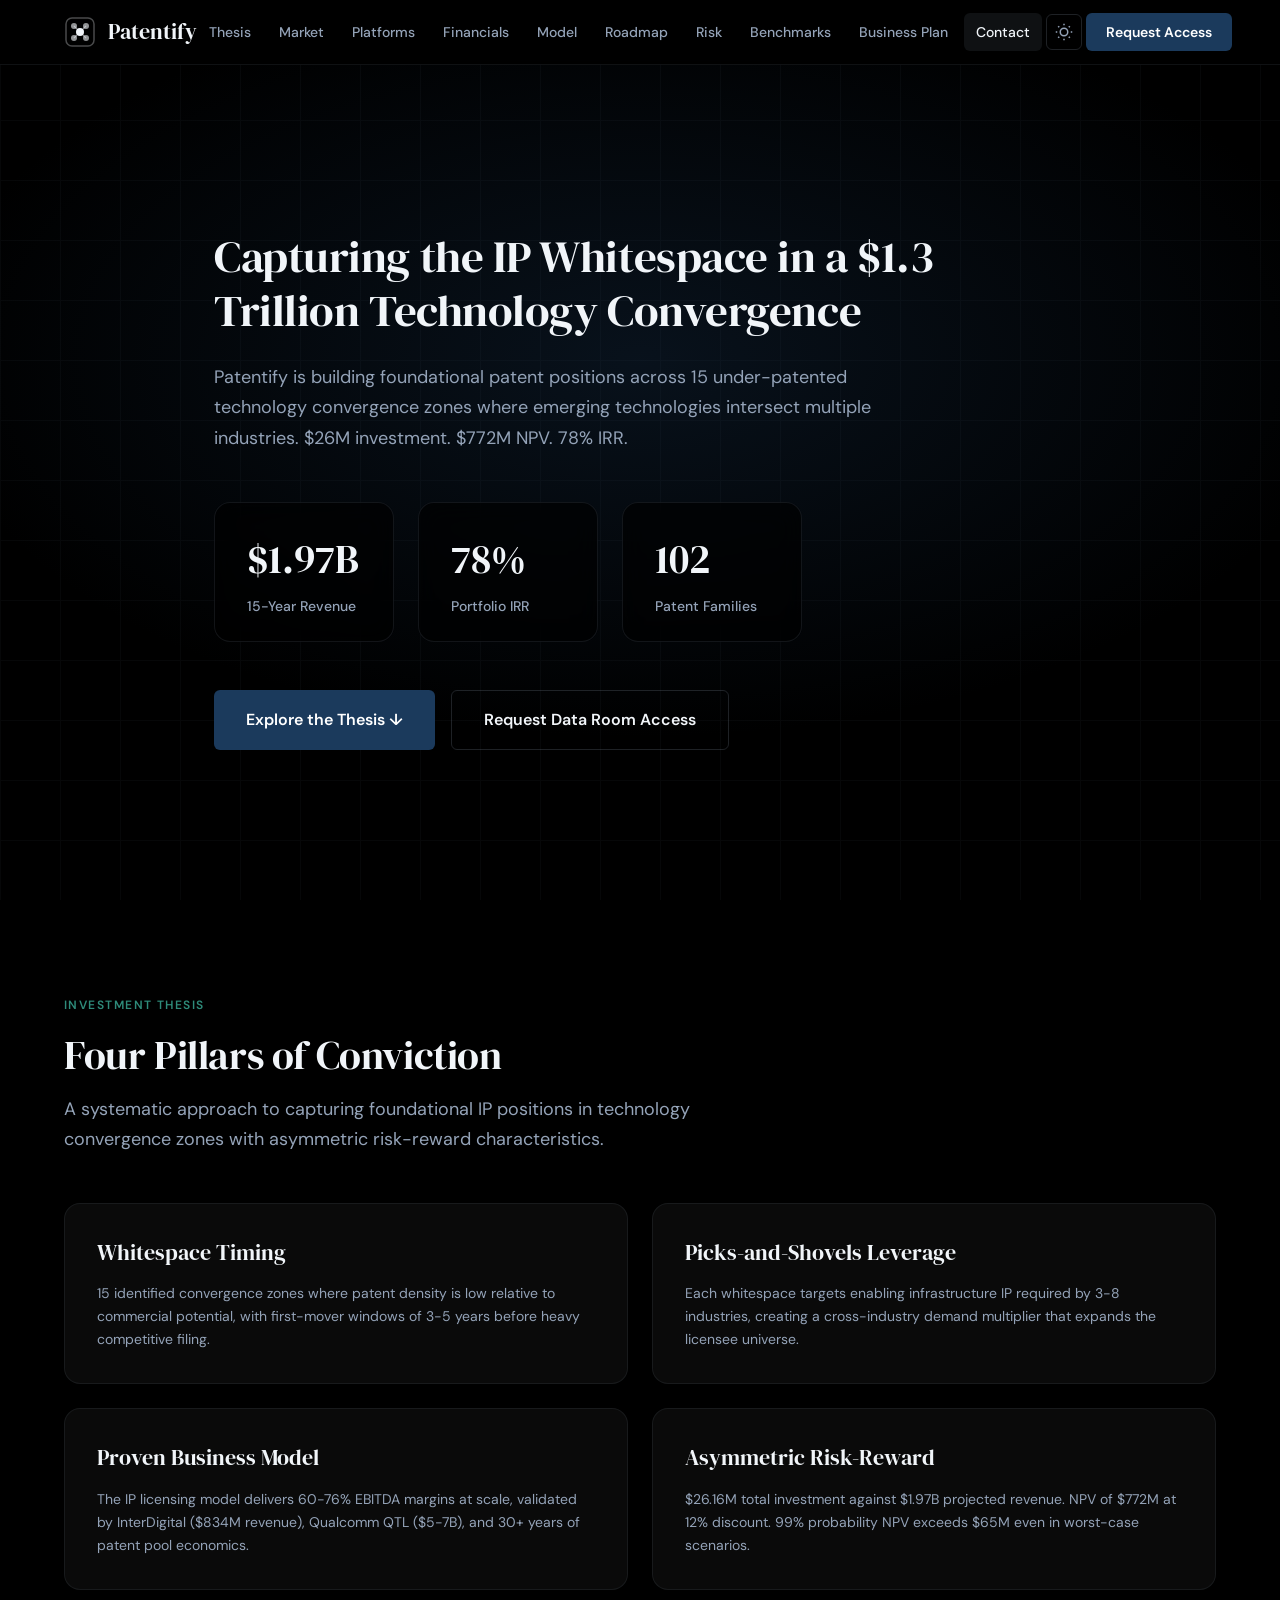
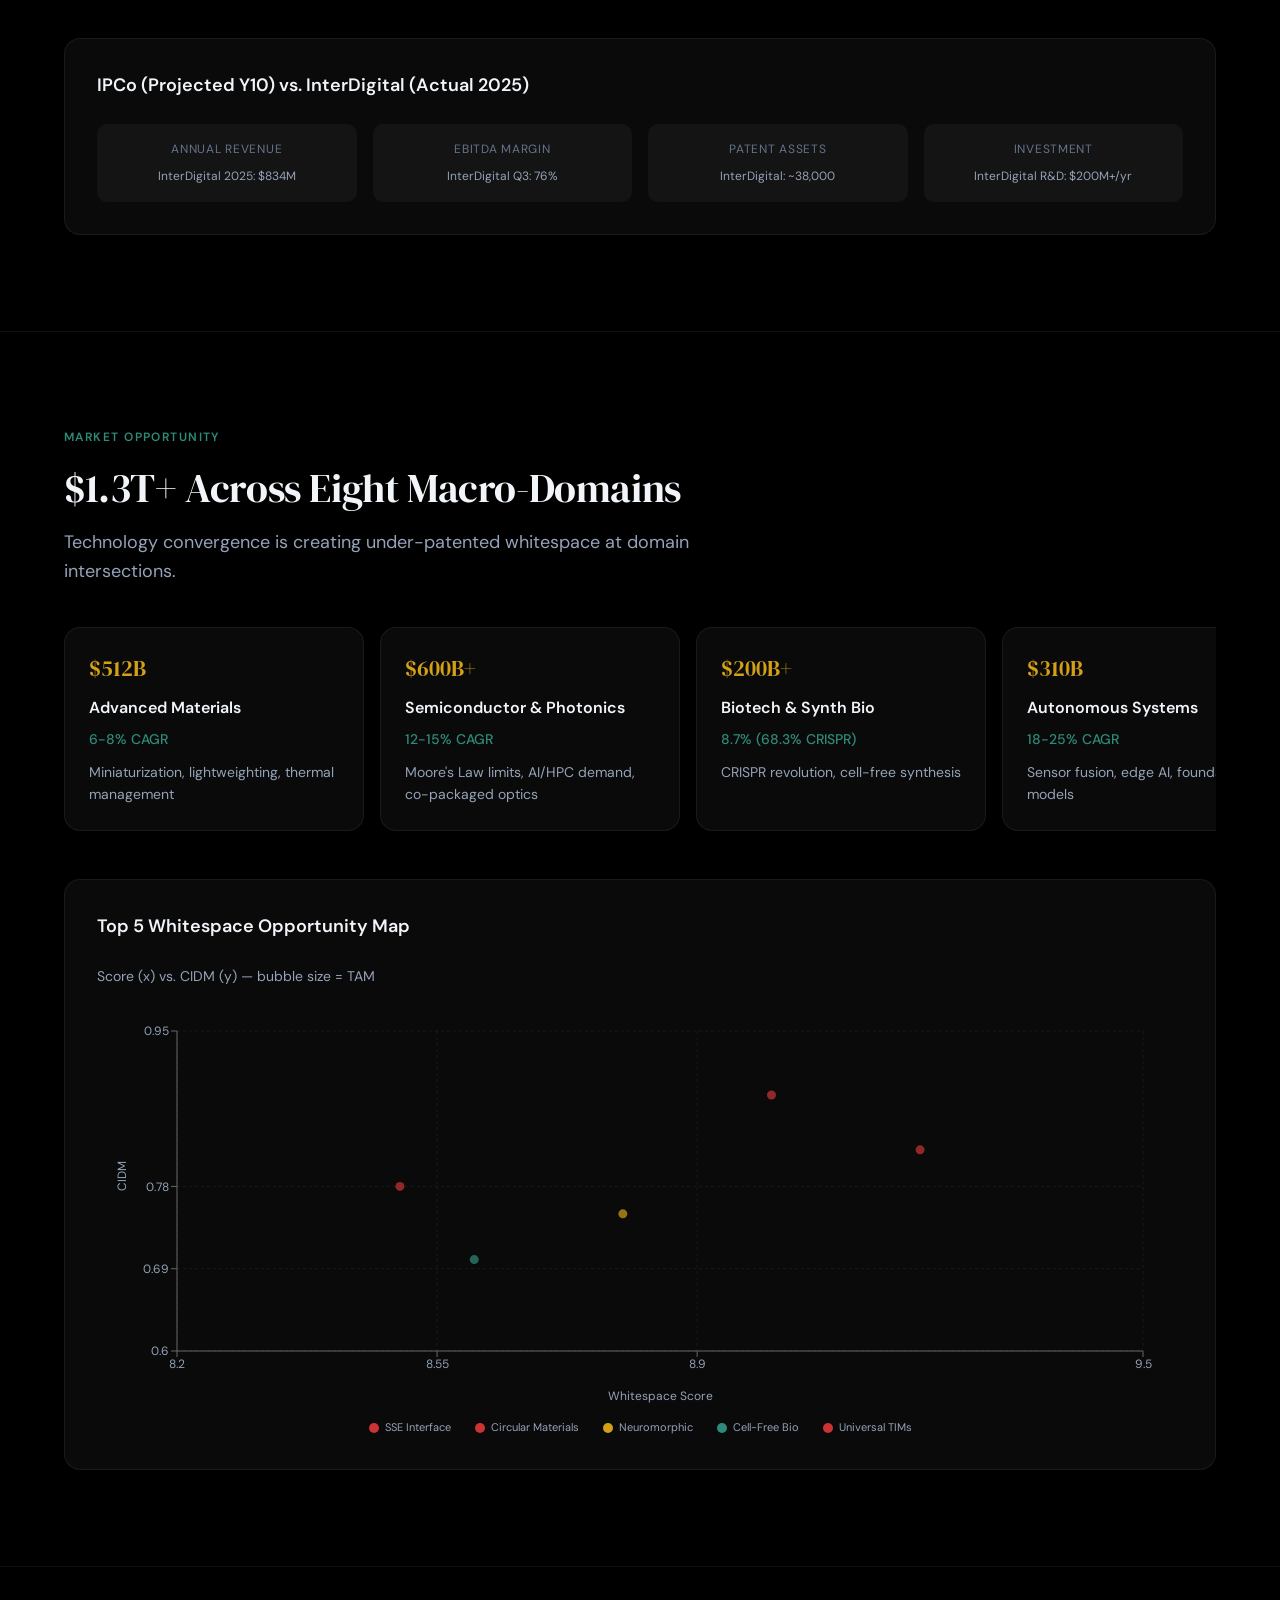
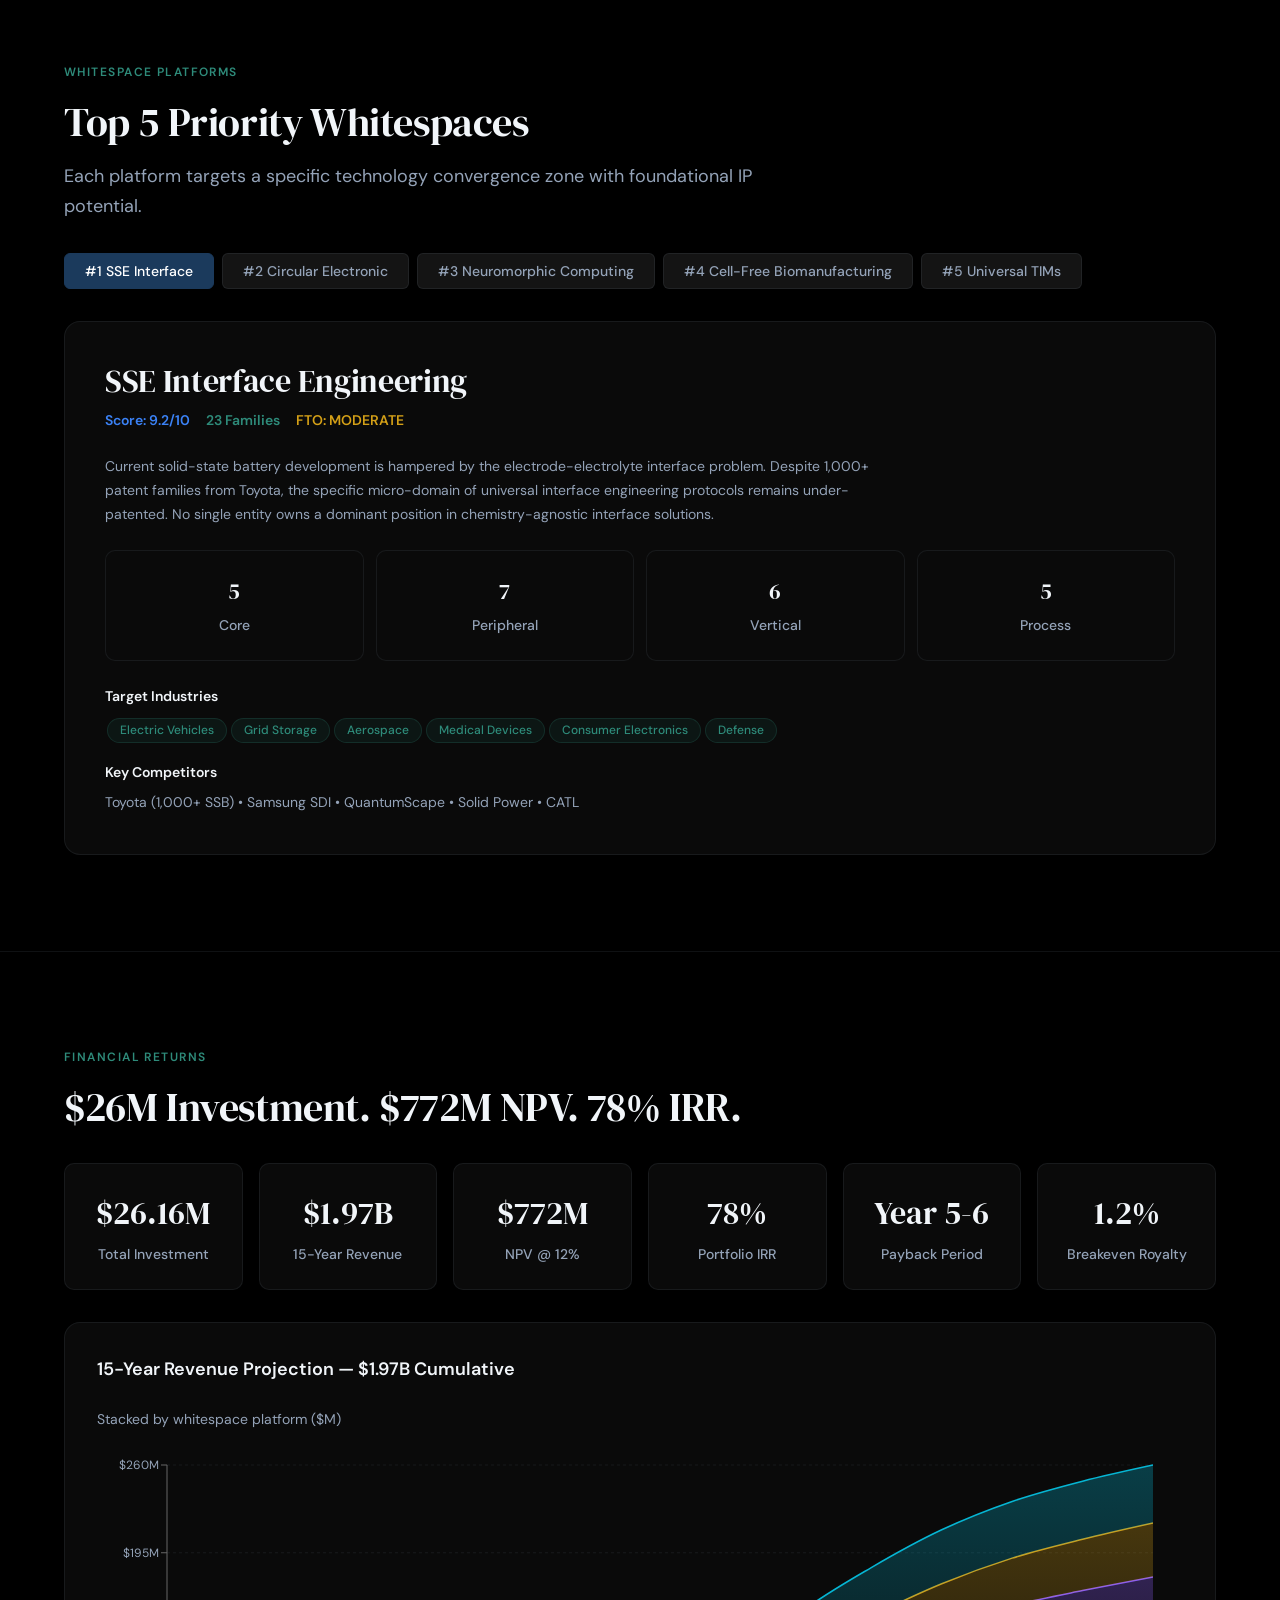
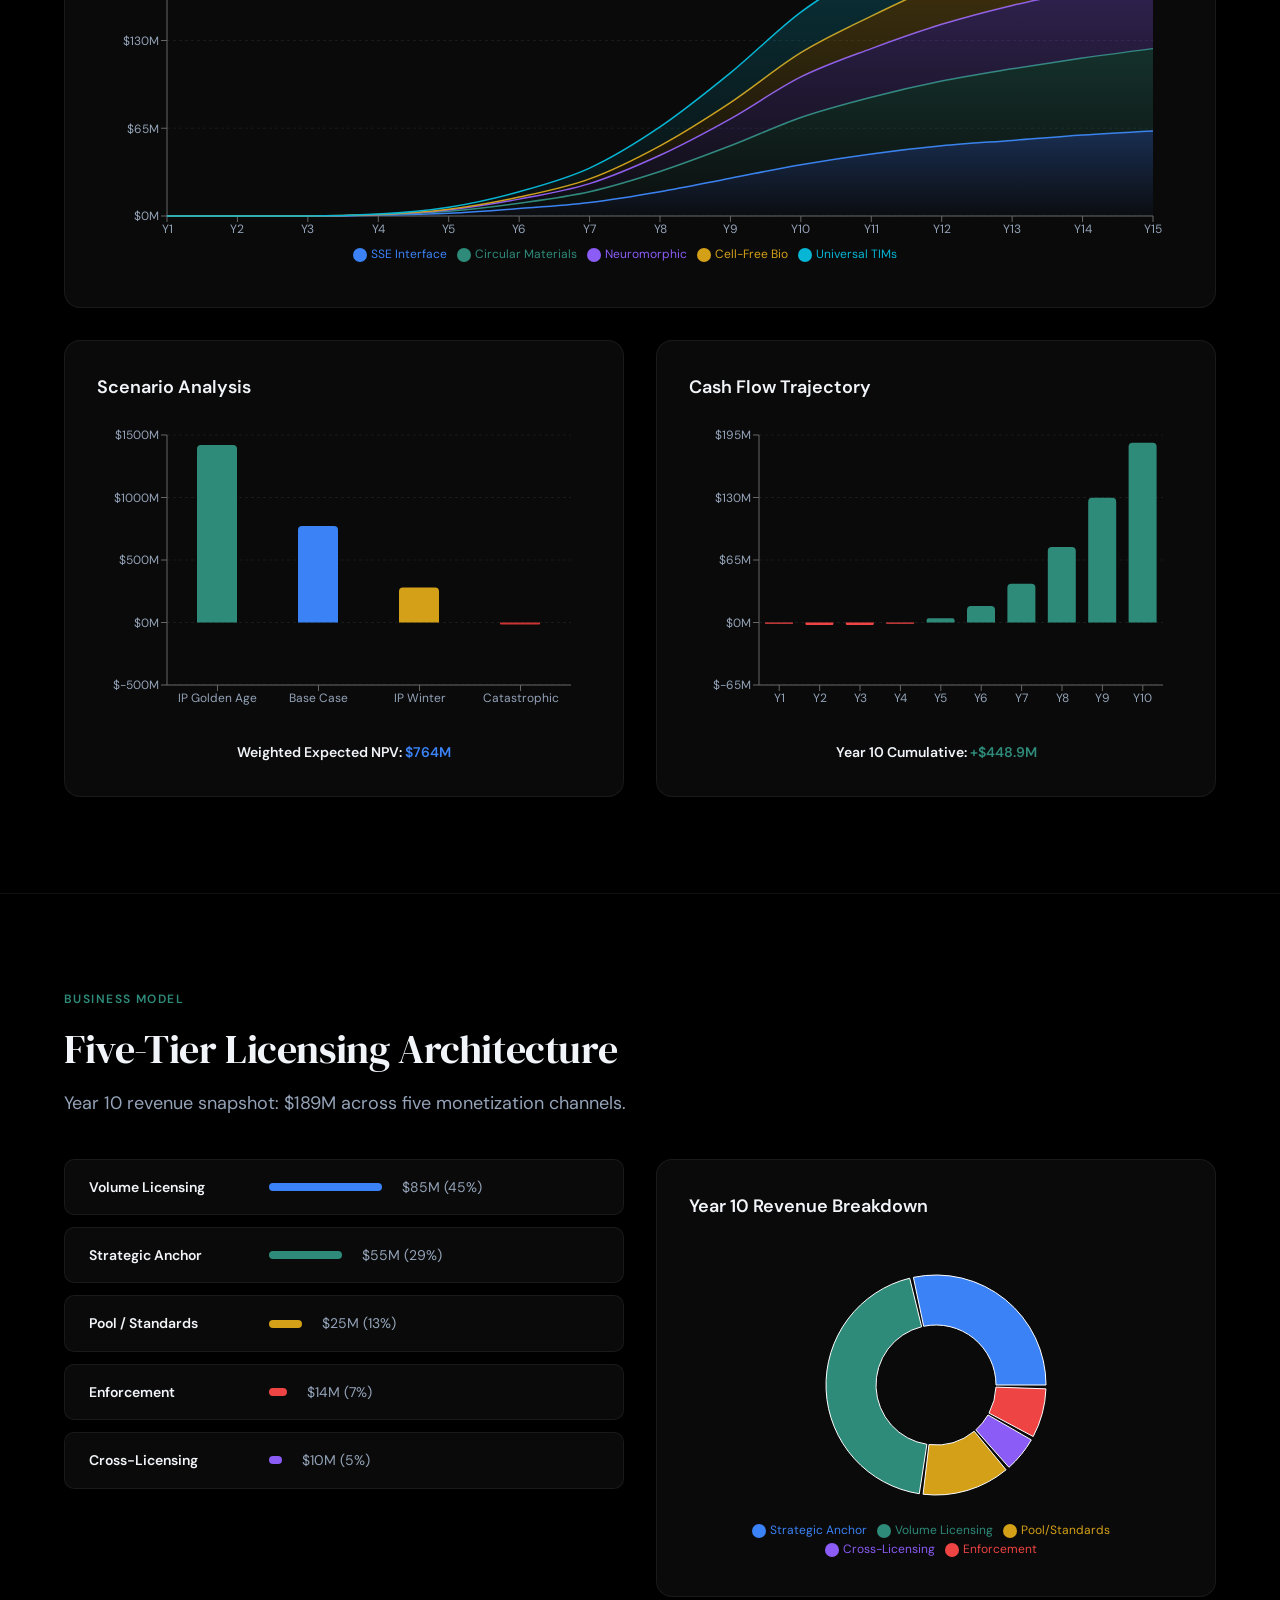
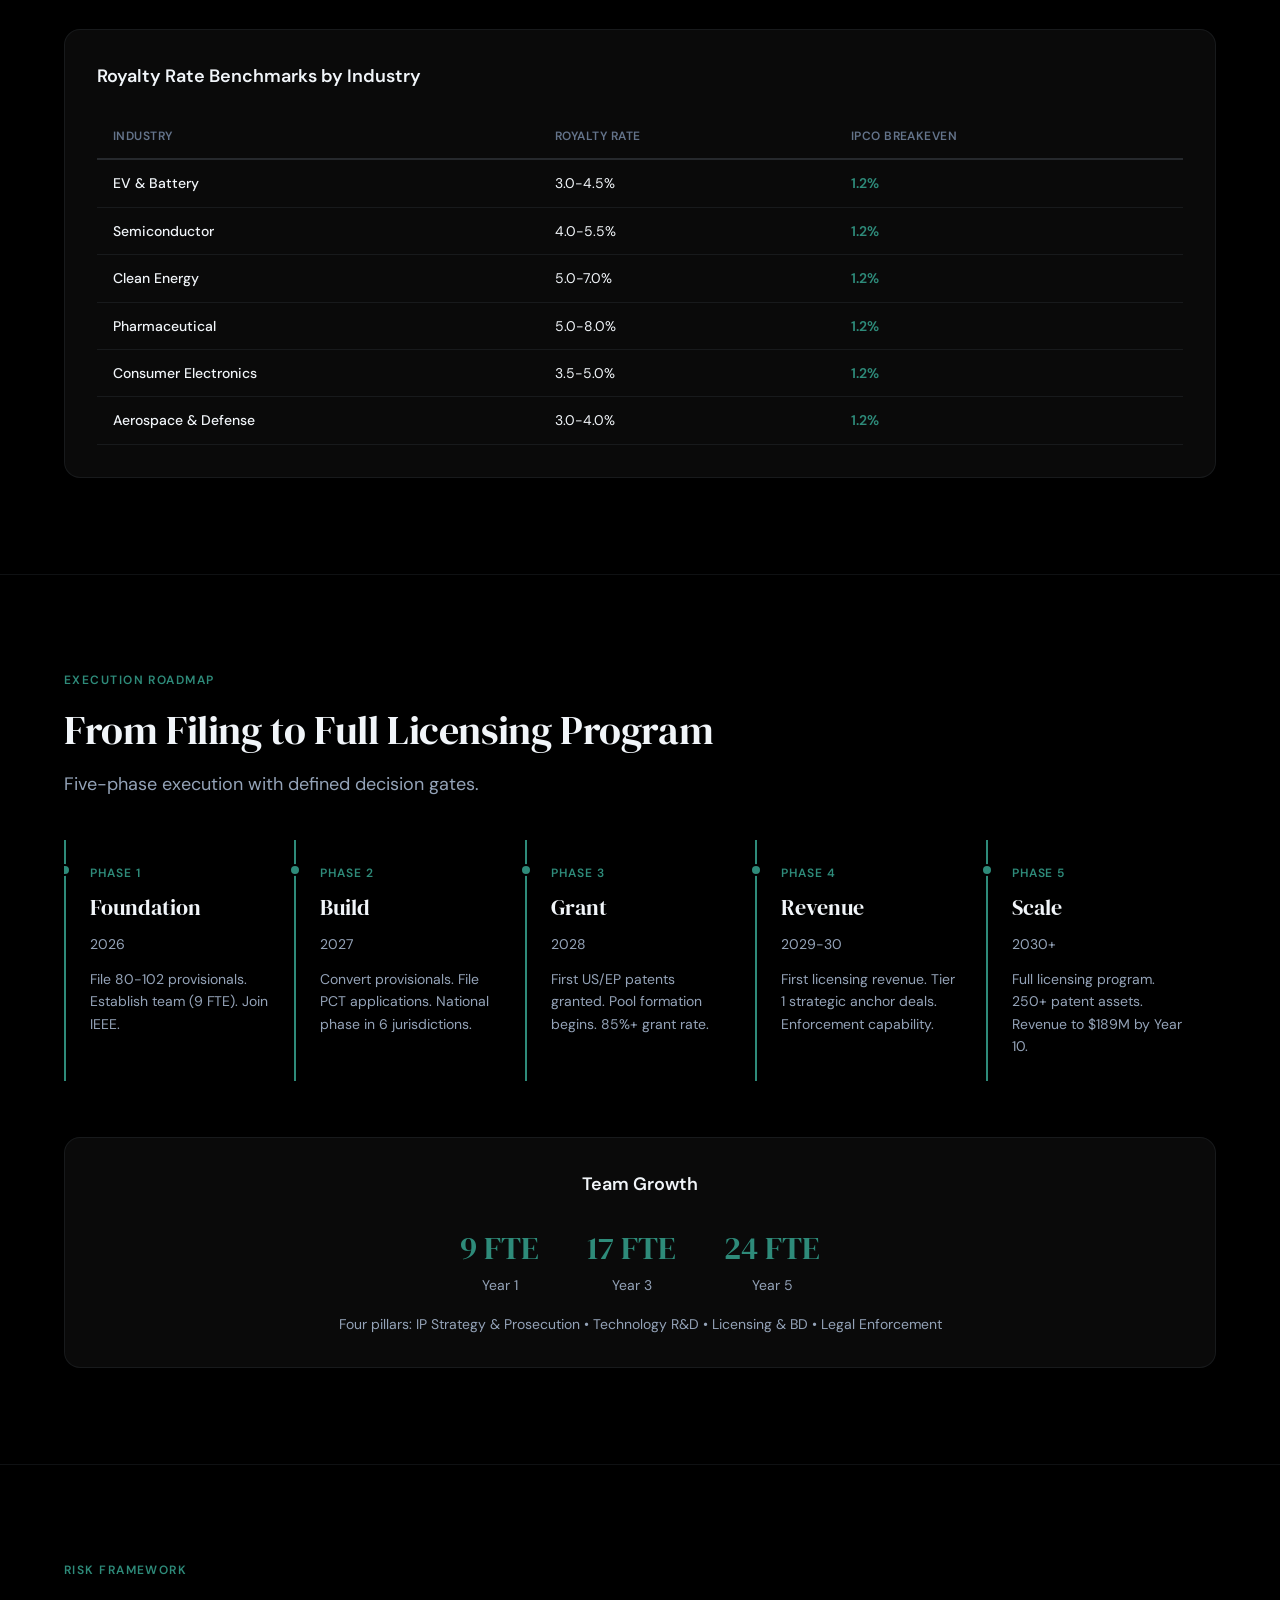
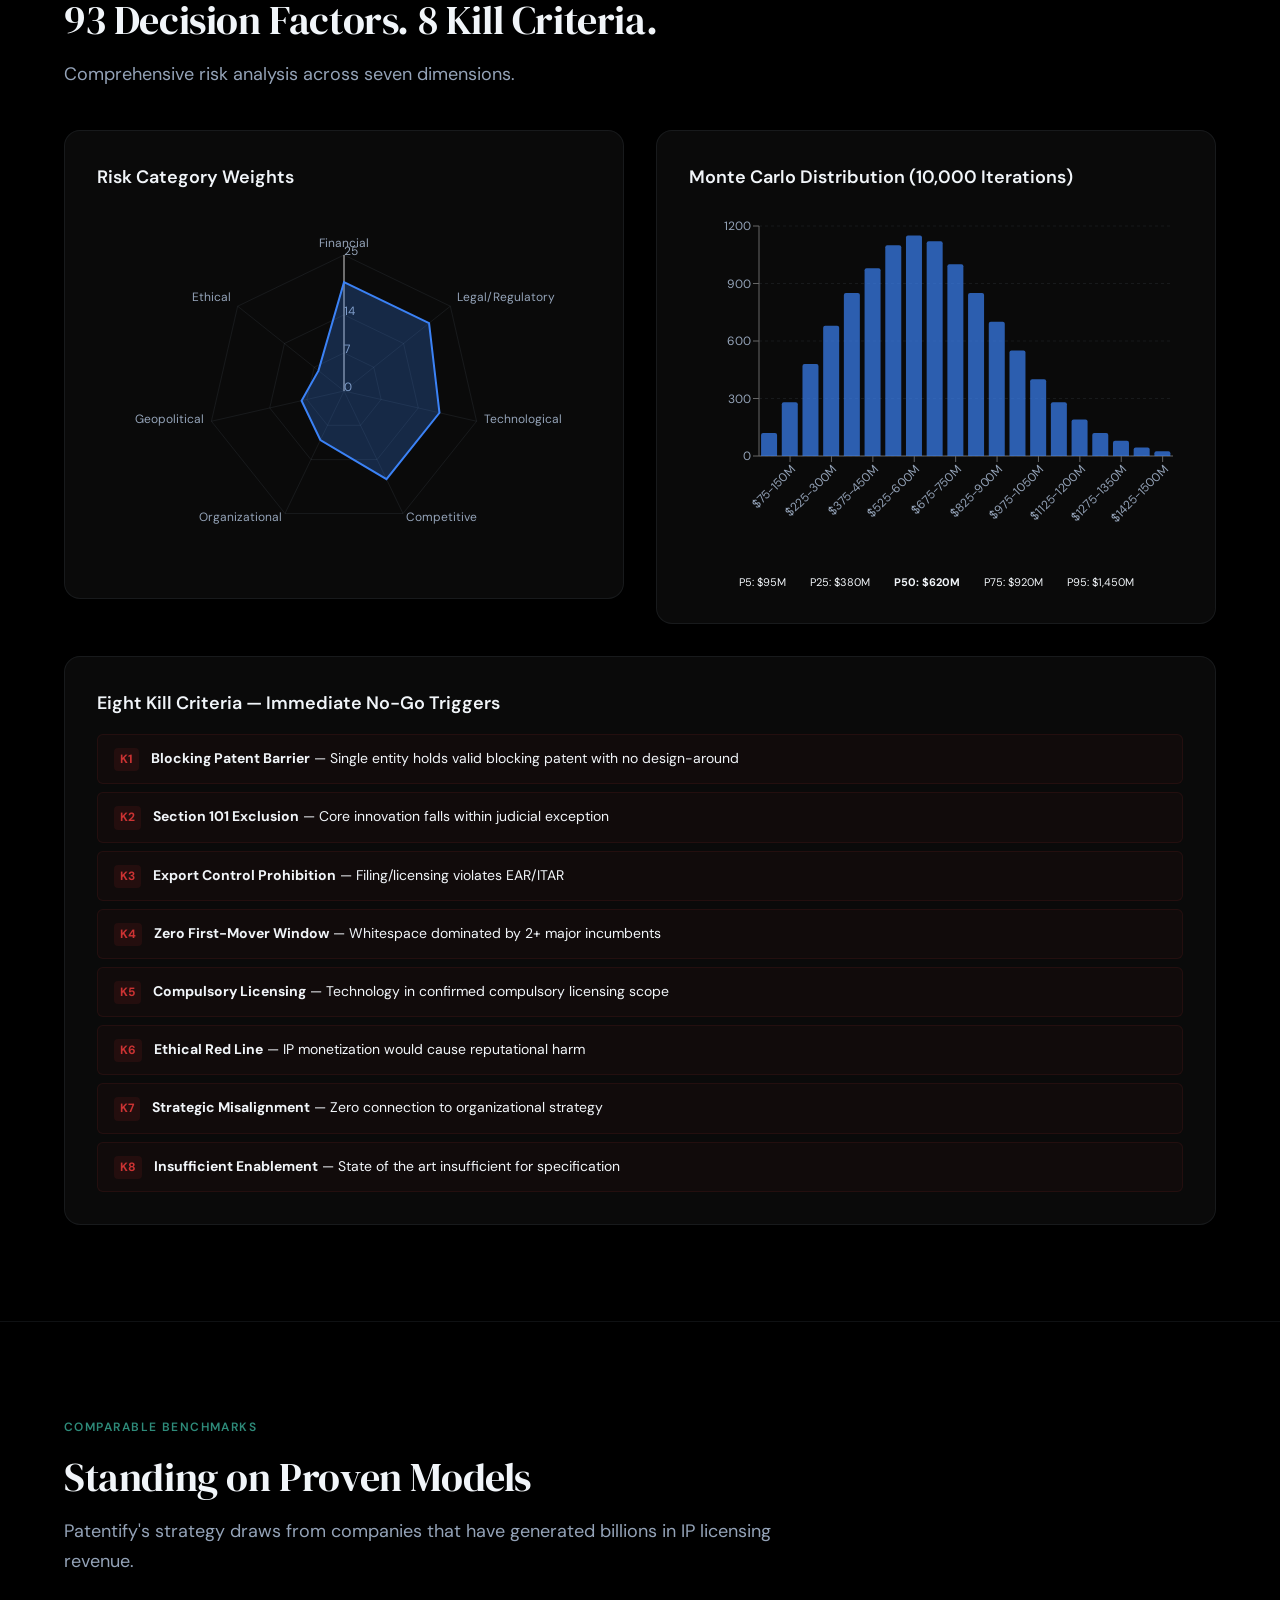
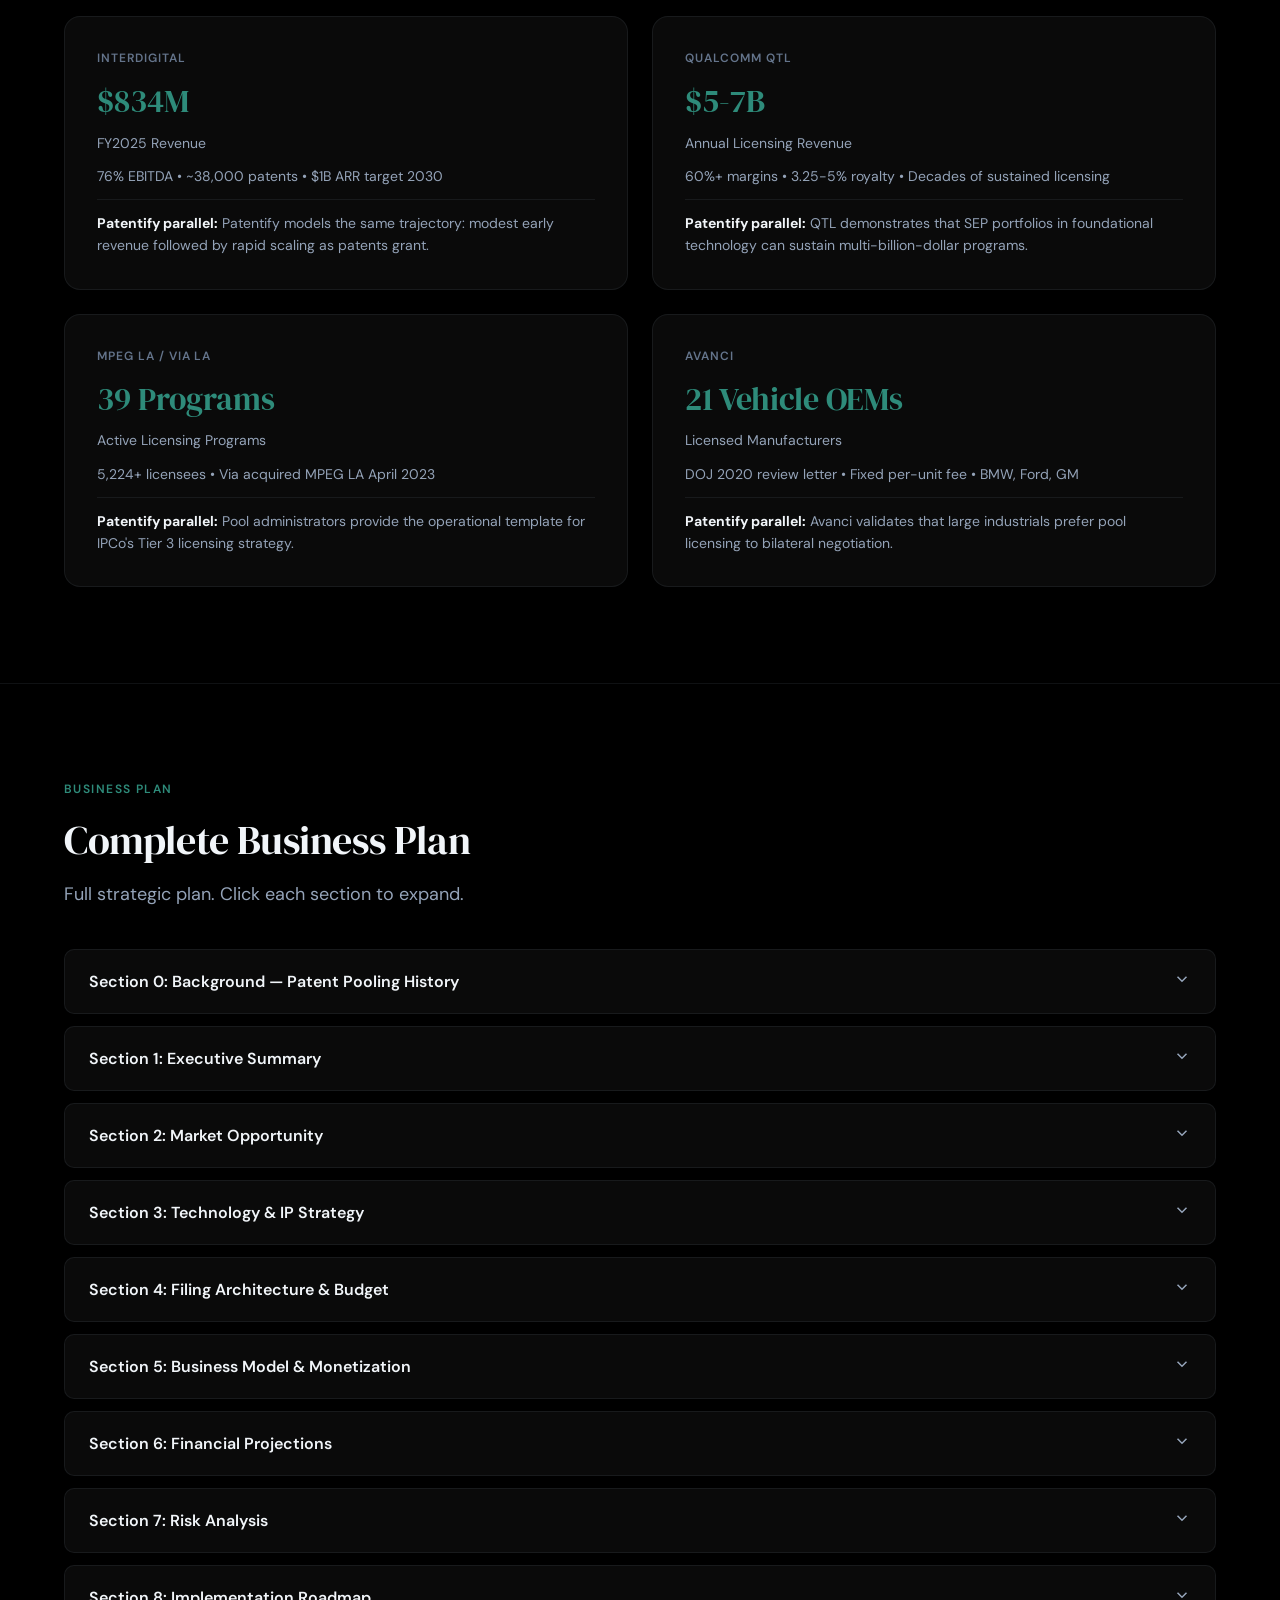
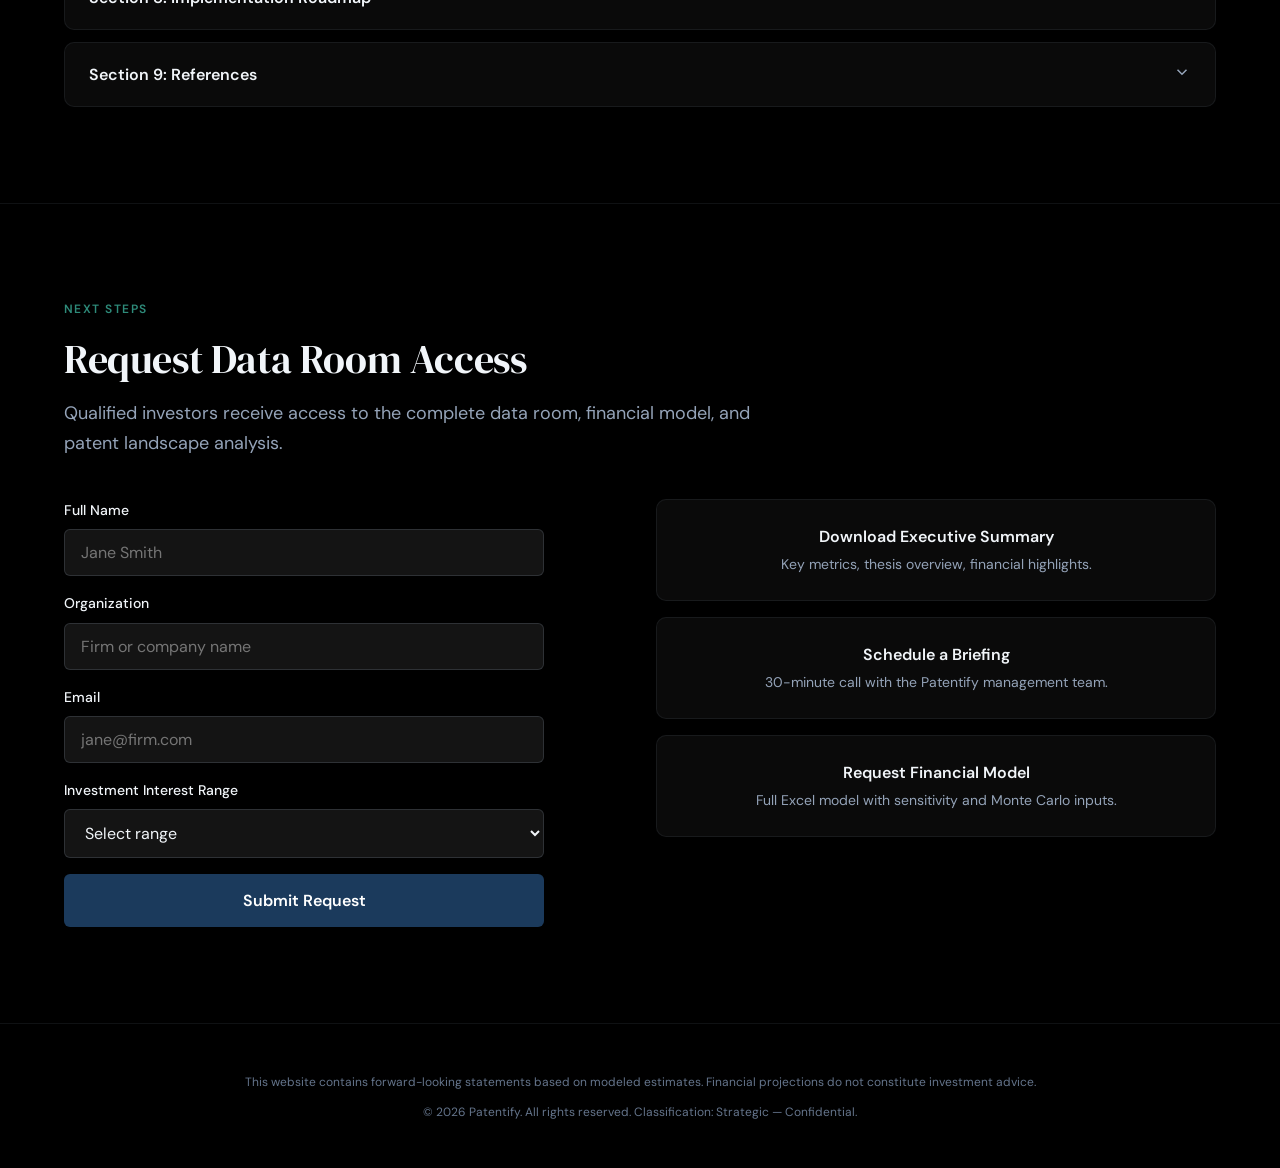
<file: investor/index.html>
<!DOCTYPE html>
<html lang="en" data-theme="dark">
<head>
<!--
   ______                            __
  / ____/___  ____ ___  ____  __  __/ /____  _____
 / /   / __ \/ __ `__ \/ __ \/ / / / __/ _ \/ ___/
/ /___/ /_/ / / / / / / /_/ / /_/ / /_/  __/ /
\____/\____/_/ /_/ /_/ .___/\__,_/\__/\___/_/
                    /_/
-->
<meta charset="UTF-8">
<meta name="viewport" content="width=device-width, initial-scale=1.0">
<title>Patentify — IP Whitespace Capture & Licensing Venture</title>
<meta name="description" content="Patentify is building foundational patent positions across 15 under-patented technology convergence zones. $26M investment. $772M NPV. 78% IRR.">
<link rel="preconnect" href="https://fonts.googleapis.com">
<link rel="preconnect" href="https://fonts.gstatic.com" crossorigin>
<link href="https://fonts.googleapis.com/css2?family=DM+Sans:ital,opsz,wght@0,9..40,300;0,9..40,400;0,9..40,500;0,9..40,600;0,9..40,700;1,9..40,400&family=DM+Serif+Display&display=swap" rel="stylesheet">
  <link rel="stylesheet" href="./assets/index-rg4UyP6M.css">
</head>
<body>
<div id="root"></div>
<script src="./assets/index-C2hK6hNw.js"></script>
<script>
// Fix: When embedded in an iframe, ensure reveal animations fire properly.
// Listen for visibility signal from the parent frame.
window.addEventListener('message', function(e) {
  if (e.data === 'reveal-all') {
    document.querySelectorAll('.reveal').forEach(function(el) {
      el.classList.add('visible');
    });
  }
});

// Robust iframe-aware reveal: handle both visible-start and hidden-start cases
(function() {
  var maxChecks = 40;
  var checkCount = 0;
  function tryReveal() {
    var unrevealed = document.querySelectorAll('.reveal:not(.visible)');
    if (unrevealed.length > 0) {
      // Force IntersectionObserver triggers via scroll nudge
      window.scrollBy(0, 1);
      window.scrollBy(0, -1);
      // If still unrevealed after nudge, force visibility
      setTimeout(function() {
        document.querySelectorAll('.reveal:not(.visible)').forEach(function(el) {
          el.classList.add('visible');
        });
      }, 200);
    }
    checkCount++;
    if (checkCount < maxChecks && unrevealed.length > 0) {
      setTimeout(tryReveal, 500);
    }
  }
  // Start checking after React has time to mount and render
  setTimeout(tryReveal, 800);
  // Also try on load event
  window.addEventListener('load', function() {
    setTimeout(tryReveal, 300);
  });
})();
</script>
</body>
</html>
</file>
<file: investor/assets/index-rg4UyP6M.css>
*,*:before,*:after{box-sizing:border-box;margin:0;padding:0}:root{--font-display: "DM Serif Display", serif;--font-body: "DM Sans", sans-serif;--space-1: 4px;--space-2: 8px;--space-3: 12px;--space-4: 16px;--space-5: 20px;--space-6: 24px;--space-8: 32px;--space-10: 40px;--space-12: 48px;--space-16: 64px;--space-20: 80px;--space-24: 96px;--text-xs: clamp(11px, .75rem, 13px);--text-sm: clamp(13px, .875rem, 15px);--text-base: clamp(15px, 1rem, 17px);--text-lg: clamp(17px, 1.125rem, 19px);--text-xl: clamp(20px, 1.35rem, 24px);--text-2xl: clamp(26px, 2rem, 34px);--text-3xl: clamp(32px, 2.5rem, 44px);--text-hero: clamp(36px, 3.5vw, 56px);--ease-out: cubic-bezier(.16, 1, .3, 1);--radius-sm: 6px;--radius-md: 10px;--radius-lg: 16px;--radius-xl: 24px}[data-theme=dark]{--color-bg: #000000;--color-bg-alt: #050505;--color-surface: #0A0A0A;--color-surface-2: #141414;--color-surface-3: #1A1A1A;--color-text: #F1F5F9;--color-text-muted: #94A3B8;--color-text-faint: #64748B;--color-divider: rgba(148,163,184,.1);--color-divider-strong: rgba(148,163,184,.2);--color-primary: #1B3A5C;--color-primary-light: #2563EB;--color-primary-hover: #234B75;--color-accent-teal: #2E8B7A;--color-accent-teal-light: #34D399;--color-accent-amber: #D4A017;--color-danger: #CC3333;--color-chart-1: #3B82F6;--color-chart-2: #2E8B7A;--color-chart-3: #D4A017;--color-chart-4: #8B5CF6;--color-chart-5: #EF4444;--color-chart-6: #06B6D4;--color-glass: rgba(0,0,0,.65);--color-glass-border: rgba(148,163,184,.12);--color-nav-bg: rgba(0,0,0,.88);--shadow-card: 0 1px 3px rgba(0,0,0,.4), 0 4px 12px rgba(0,0,0,.3);--shadow-elevated: 0 4px 24px rgba(0,0,0,.5)}[data-theme=light]{--color-bg: #FAFBFC;--color-bg-alt: #F5F6F8;--color-surface: #FFFFFF;--color-surface-2: #F8F9FA;--color-surface-3: #F0F2F5;--color-text: #0F172A;--color-text-muted: #475569;--color-text-faint: #94A3B8;--color-divider: rgba(15,23,42,.08);--color-divider-strong: rgba(15,23,42,.15);--color-primary: #1B3A5C;--color-primary-light: #1D4ED8;--color-primary-hover: #153050;--color-accent-teal: #2E8B7A;--color-accent-teal-light: #059669;--color-accent-amber: #D4A017;--color-danger: #CC3333;--color-chart-1: #2563EB;--color-chart-2: #059669;--color-chart-3: #D97706;--color-chart-4: #7C3AED;--color-chart-5: #DC2626;--color-chart-6: #0891B2;--color-glass: rgba(255,255,255,.7);--color-glass-border: rgba(15,23,42,.1);--color-nav-bg: rgba(250,251,252,.92);--shadow-card: 0 1px 3px rgba(0,0,0,.06), 0 4px 12px rgba(0,0,0,.04);--shadow-elevated: 0 4px 24px rgba(0,0,0,.08)}html{scroll-behavior:smooth;scroll-padding-top:80px}body{font-family:var(--font-body);font-size:var(--text-base);line-height:1.6;color:var(--color-text);background:var(--color-bg);-webkit-font-smoothing:antialiased;overflow-x:hidden}h1,h2,h3{font-family:var(--font-display);font-weight:400;line-height:1.2;letter-spacing:-.01em}h1{font-size:var(--text-hero)}h2{font-size:var(--text-3xl)}h3{font-size:var(--text-2xl)}.container{max-width:1200px;margin:0 auto;padding:0 var(--space-6)}.section{padding:var(--space-24) 0}.section-label{font-family:var(--font-body);font-size:var(--text-xs);font-weight:600;letter-spacing:.12em;text-transform:uppercase;color:var(--color-accent-teal);margin-bottom:var(--space-4);display:block}.section-title{margin-bottom:var(--space-4)}.section-subtitle{font-size:var(--text-lg);color:var(--color-text-muted);max-width:720px;line-height:1.65}.divider{width:100%;height:1px;background:var(--color-divider)}.nav{position:fixed;top:0;left:0;right:0;z-index:1000;background:var(--color-nav-bg);-webkit-backdrop-filter:blur(16px);backdrop-filter:blur(16px);border-bottom:1px solid var(--color-divider)}.nav-inner{max-width:1200px;margin:0 auto;display:flex;align-items:center;justify-content:space-between;padding:0 var(--space-6);height:64px}.nav-logo{display:flex;align-items:center;gap:var(--space-3);text-decoration:none;color:var(--color-text)}.nav-logo svg{width:32px;height:32px}.nav-logo-text{font-family:var(--font-display);font-size:var(--text-xl)}.nav-links{display:flex;align-items:center;gap:var(--space-1)}.nav-link{font-size:var(--text-sm);font-weight:500;color:var(--color-text-muted);text-decoration:none;padding:var(--space-2) var(--space-3);border-radius:var(--radius-sm);transition:color .2s,background .2s;white-space:nowrap}.nav-link:hover,.nav-link.active{color:var(--color-text);background:var(--color-divider)}.nav-cta{font-size:var(--text-sm);font-weight:600;color:#fff;background:var(--color-primary);border:none;padding:var(--space-2) var(--space-5);border-radius:var(--radius-sm);cursor:pointer;text-decoration:none;transition:background .2s;white-space:nowrap}.nav-cta:hover{background:var(--color-primary-hover)}.theme-toggle{background:none;border:1px solid var(--color-divider-strong);color:var(--color-text-muted);width:36px;height:36px;border-radius:var(--radius-sm);cursor:pointer;display:flex;align-items:center;justify-content:center;transition:all .2s;flex-shrink:0}.theme-toggle:hover{color:var(--color-text);border-color:var(--color-text-muted)}.hamburger{display:none;background:none;border:none;color:var(--color-text);cursor:pointer;padding:var(--space-2)}@media (max-width:1024px){.nav-links{display:none}.nav-links.open{display:flex;flex-direction:column;position:absolute;top:64px;left:0;right:0;background:var(--color-nav-bg);-webkit-backdrop-filter:blur(16px);backdrop-filter:blur(16px);padding:var(--space-4) var(--space-6);border-bottom:1px solid var(--color-divider);gap:var(--space-1)}.hamburger{display:flex}}.hero{min-height:100vh;display:flex;align-items:center;position:relative;overflow:hidden;padding-top:80px}.hero-bg{position:absolute;top:0;right:0;bottom:0;left:0;z-index:0}.hero-grid{position:absolute;top:0;right:0;bottom:0;left:0;opacity:.06;background-image:linear-gradient(var(--color-text-faint) 1px,transparent 1px),linear-gradient(90deg,var(--color-text-faint) 1px,transparent 1px);background-size:60px 60px;animation:gridShift 30s linear infinite}@keyframes gridShift{0%{transform:translate(0)}to{transform:translate(60px,60px)}}.hero-gradient{position:absolute;top:0;right:0;bottom:0;left:0;background:radial-gradient(ellipse 80% 60% at 50% 40%,rgba(27,58,92,.3) 0%,transparent 70%)}[data-theme=light] .hero-gradient{background:radial-gradient(ellipse 80% 60% at 50% 40%,rgba(27,58,92,.08) 0%,transparent 70%)}.hero-content{position:relative;z-index:1;max-width:900px}.hero h1{margin-bottom:var(--space-6)}.hero-sub{font-size:var(--text-lg);color:var(--color-text-muted);max-width:720px;line-height:1.7;margin-bottom:var(--space-12)}.hero-metrics{display:flex;gap:var(--space-6);flex-wrap:wrap;margin-bottom:var(--space-12)}.hero-metric{background:var(--color-glass);border:1px solid var(--color-glass-border);-webkit-backdrop-filter:blur(12px);backdrop-filter:blur(12px);padding:var(--space-6) var(--space-8);border-radius:var(--radius-lg);min-width:180px}.hero-metric-value{font-family:var(--font-display);font-size:var(--text-3xl);margin-bottom:var(--space-1)}.hero-metric-label{font-size:var(--text-sm);color:var(--color-text-muted);font-weight:500}.hero-ctas{display:flex;gap:var(--space-4);flex-wrap:wrap}.btn-primary{display:inline-flex;align-items:center;gap:var(--space-2);font-family:var(--font-body);font-size:var(--text-base);font-weight:600;color:#fff;background:var(--color-primary);border:none;padding:var(--space-4) var(--space-8);border-radius:var(--radius-sm);cursor:pointer;text-decoration:none;transition:background .2s}.btn-primary:hover{background:var(--color-primary-hover)}.btn-secondary{display:inline-flex;align-items:center;gap:var(--space-2);font-family:var(--font-body);font-size:var(--text-base);font-weight:600;color:var(--color-text);background:transparent;border:1px solid var(--color-divider-strong);padding:var(--space-4) var(--space-8);border-radius:var(--radius-sm);cursor:pointer;text-decoration:none;transition:all .2s}.btn-secondary:hover{border-color:var(--color-text-muted)}.card{background:var(--color-surface);border:1px solid var(--color-divider);border-radius:var(--radius-lg);padding:var(--space-8);transition:box-shadow .3s var(--ease-out),transform .3s var(--ease-out)}.card:hover{box-shadow:var(--shadow-elevated);transform:translateY(-2px)}.card-grid{display:grid;gap:var(--space-6)}.card-grid-2{grid-template-columns:repeat(2,1fr)}.card-grid-3{grid-template-columns:repeat(3,1fr)}@media (max-width:900px){.card-grid-2,.card-grid-3{grid-template-columns:1fr}.hero-metrics{flex-direction:column}.hero-metric{min-width:unset}}.metric-card{background:var(--color-surface);border:1px solid var(--color-divider);border-radius:var(--radius-md);padding:var(--space-6);text-align:center}.metric-value{font-family:var(--font-display);font-size:var(--text-2xl);margin-bottom:var(--space-1);font-variant-numeric:tabular-nums lining-nums}.metric-label{font-size:var(--text-sm);color:var(--color-text-muted);font-weight:500}.metrics-row{display:grid;grid-template-columns:repeat(6,1fr);gap:var(--space-4);margin-bottom:var(--space-8)}@media (max-width:900px){.metrics-row{grid-template-columns:repeat(2,1fr)}}.pillar-icon{width:48px;height:48px;border-radius:var(--radius-md);background:var(--color-surface-2);display:flex;align-items:center;justify-content:center;margin-bottom:var(--space-5);color:var(--color-accent-teal)}.pillar-title{font-family:var(--font-display);font-size:var(--text-xl);margin-bottom:var(--space-3)}.pillar-text{font-size:var(--text-sm);color:var(--color-text-muted);line-height:1.65}.chart-container{background:var(--color-surface);border:1px solid var(--color-divider);border-radius:var(--radius-lg);padding:var(--space-8)}.chart-title{font-family:var(--font-body);font-size:var(--text-lg);font-weight:600;margin-bottom:var(--space-6)}.chart-subtitle{font-size:var(--text-sm);color:var(--color-text-muted);margin-bottom:var(--space-6)}.tabs{display:flex;gap:var(--space-2);margin-bottom:var(--space-8);flex-wrap:wrap}.tab{font-family:var(--font-body);font-size:var(--text-sm);font-weight:500;color:var(--color-text-muted);background:var(--color-surface-2);border:1px solid var(--color-divider);border-radius:var(--radius-sm);padding:var(--space-2) var(--space-5);cursor:pointer;transition:all .2s;white-space:nowrap}.tab:hover{color:var(--color-text);border-color:var(--color-text-muted)}.tab.active{color:#fff;background:var(--color-primary);border-color:var(--color-primary)}.tag{display:inline-block;font-size:var(--text-xs);font-weight:500;color:var(--color-accent-teal);background:#2e8b7a1a;border:1px solid rgba(46,139,122,.2);border-radius:100px;padding:2px var(--space-3);margin:2px}.timeline{display:flex;gap:0;position:relative;overflow-x:auto;padding-bottom:var(--space-4)}.timeline-phase{flex:1;min-width:200px;padding:var(--space-6);border-left:2px solid var(--color-accent-teal);position:relative}.timeline-phase:before{content:"";position:absolute;left:-7px;top:var(--space-6);width:12px;height:12px;border-radius:50%;background:var(--color-accent-teal);border:2px solid var(--color-bg)}.timeline-label{font-size:var(--text-xs);font-weight:600;text-transform:uppercase;letter-spacing:.08em;color:var(--color-accent-teal);margin-bottom:var(--space-2)}.timeline-title{font-family:var(--font-display);font-size:var(--text-xl);margin-bottom:var(--space-2)}.timeline-year{font-size:var(--text-sm);color:var(--color-text-muted);margin-bottom:var(--space-3)}.timeline-desc{font-size:var(--text-sm);color:var(--color-text-muted);line-height:1.6}.funnel{display:flex;flex-direction:column;gap:var(--space-3)}.funnel-item{display:flex;align-items:center;gap:var(--space-5);padding:var(--space-4) var(--space-6);background:var(--color-surface);border:1px solid var(--color-divider);border-radius:var(--radius-md);transition:transform .2s}.funnel-item:hover{transform:translate(4px)}.funnel-bar{height:8px;border-radius:4px;flex-shrink:0}.funnel-label{font-weight:600;font-size:var(--text-sm);min-width:160px}.funnel-value{font-size:var(--text-sm);color:var(--color-text-muted);white-space:nowrap}.accordion{display:flex;flex-direction:column;gap:var(--space-3)}.accordion-item{background:var(--color-surface);border:1px solid var(--color-divider);border-radius:var(--radius-md);overflow:hidden}.accordion-header{display:flex;align-items:center;justify-content:space-between;padding:var(--space-5) var(--space-6);cursor:pointer;font-family:var(--font-body);font-weight:600;font-size:var(--text-base);color:var(--color-text);transition:background .2s;background:none;border:none;width:100%;text-align:left}.accordion-header:hover{background:var(--color-surface-2)}.accordion-chevron{transition:transform .3s var(--ease-out);flex-shrink:0;color:var(--color-text-muted)}.accordion-chevron.open{transform:rotate(180deg)}.accordion-body{padding:0 var(--space-6) var(--space-6);font-size:var(--text-sm);color:var(--color-text-muted);line-height:1.7}.accordion-body p{margin-bottom:var(--space-4)}.accordion-body strong{color:var(--color-text)}.callout{padding:var(--space-4) var(--space-5);border-radius:var(--radius-sm);margin:var(--space-4) 0;font-size:var(--text-sm);line-height:1.65}.callout-label{font-weight:700;margin-bottom:var(--space-2);font-size:var(--text-xs);text-transform:uppercase;letter-spacing:.06em}.callout-insight{border-left:3px solid var(--color-chart-1);background:#3b82f60f}.callout-insight .callout-label{color:var(--color-chart-1)}.callout-opportunity{border-left:3px solid var(--color-accent-teal);background:#2e8b7a0f}.callout-opportunity .callout-label{color:var(--color-accent-teal)}.callout-risk{border-left:3px solid var(--color-danger);background:#cc33330f}.callout-risk .callout-label{color:var(--color-danger)}.callout-data-gap{border-left:3px solid var(--color-accent-amber);background:#d4a0170f}.callout-data-gap .callout-label{color:var(--color-accent-amber)}.callout-uncertainty{border-left:3px solid var(--color-chart-4);background:#8b5cf60f}.callout-uncertainty .callout-label{color:var(--color-chart-4)}.bp-table{width:100%;border-collapse:collapse;margin:var(--space-4) 0;font-size:var(--text-sm)}.bp-table th{text-align:left;padding:var(--space-2) var(--space-3);border-bottom:2px solid var(--color-divider-strong);font-weight:600;color:var(--color-text);font-size:var(--text-xs);text-transform:uppercase;letter-spacing:.04em}.bp-table td{padding:var(--space-2) var(--space-3);border-bottom:1px solid var(--color-divider);color:var(--color-text-muted);font-variant-numeric:tabular-nums lining-nums}.kill-list{list-style:none;display:flex;flex-direction:column;gap:var(--space-2)}.kill-item{display:flex;align-items:flex-start;gap:var(--space-3);padding:var(--space-3) var(--space-4);background:#cc33330a;border:1px solid rgba(204,51,51,.1);border-radius:var(--radius-sm);font-size:var(--text-sm)}.kill-id{font-weight:700;color:var(--color-danger);font-size:var(--text-xs);background:#cc33331a;padding:2px 6px;border-radius:4px;white-space:nowrap;flex-shrink:0;margin-top:1px}.contact-form{display:flex;flex-direction:column;gap:var(--space-4);max-width:480px}.form-group{display:flex;flex-direction:column;gap:var(--space-2)}.form-label{font-size:var(--text-sm);font-weight:500}.form-input,.form-select{font-family:var(--font-body);font-size:var(--text-base);color:var(--color-text);background:var(--color-surface-2);border:1px solid var(--color-divider-strong);border-radius:var(--radius-sm);padding:var(--space-3) var(--space-4);outline:none;transition:border-color .2s}.form-input:focus,.form-select:focus{border-color:var(--color-primary-light)}.next-step-card{background:var(--color-surface);border:1px solid var(--color-divider);border-radius:var(--radius-md);padding:var(--space-6);text-align:center;cursor:pointer;transition:all .2s}.next-step-card:hover{border-color:var(--color-accent-teal);transform:translateY(-2px);box-shadow:var(--shadow-card)}.next-step-icon{width:40px;height:40px;border-radius:50%;background:#2e8b7a1a;color:var(--color-accent-teal);display:flex;align-items:center;justify-content:center;margin:0 auto var(--space-4)}.success-msg{background:#2e8b7a1a;border:1px solid rgba(46,139,122,.3);border-radius:var(--radius-md);padding:var(--space-6);text-align:center;color:var(--color-accent-teal);font-weight:600}.comp-value{font-family:var(--font-display);font-size:var(--text-2xl);color:var(--color-accent-teal)}.comp-label{font-size:var(--text-sm);color:var(--color-text-muted);margin-top:var(--space-1)}.domain-scroll{display:flex;gap:var(--space-4);overflow-x:auto;padding-bottom:var(--space-4);scroll-snap-type:x mandatory}.domain-card{min-width:260px;max-width:300px;flex-shrink:0;scroll-snap-align:start;background:var(--color-surface);border:1px solid var(--color-divider);border-radius:var(--radius-lg);padding:var(--space-6);transition:transform .2s}.domain-card:hover{transform:translateY(-2px);box-shadow:var(--shadow-card)}.domain-tam{font-family:var(--font-display);font-size:var(--text-xl);color:var(--color-accent-amber)}.domain-name{font-weight:600;margin:var(--space-2) 0}.domain-cagr{font-size:var(--text-sm);color:var(--color-accent-teal);font-weight:500}.domain-drivers{font-size:var(--text-sm);color:var(--color-text-muted);margin-top:var(--space-3);line-height:1.55}.bench-table{width:100%;border-collapse:collapse}.bench-table th{text-align:left;padding:var(--space-3) var(--space-4);border-bottom:2px solid var(--color-divider-strong);font-size:var(--text-xs);font-weight:600;text-transform:uppercase;letter-spacing:.04em;color:var(--color-text-faint)}.bench-table td{padding:var(--space-3) var(--space-4);border-bottom:1px solid var(--color-divider);font-size:var(--text-sm);font-variant-numeric:tabular-nums}.footer{padding:var(--space-12) 0 var(--space-8);border-top:1px solid var(--color-divider);text-align:center}.footer-text{font-size:var(--text-xs);color:var(--color-text-faint);line-height:1.8}.footer a{color:var(--color-text-muted);text-decoration:none}.footer a:hover{color:var(--color-text)}.reveal{opacity:0;transform:translateY(16px);transition:opacity .7s var(--ease-out),transform .7s var(--ease-out)}.hero .reveal{opacity:1;transform:none}.reveal.visible{opacity:1;transform:translateY(0)}.reveal-d1{transition-delay:.1s}.reveal-d2{transition-delay:.2s}.reveal-d3{transition-delay:.3s}.recharts-text{fill:var(--color-text-muted);font-size:12px;font-family:var(--font-body)}.recharts-cartesian-grid line{stroke:var(--color-divider)}.two-col{display:grid;grid-template-columns:1fr 1fr;gap:var(--space-8);align-items:start}@media (max-width:900px){.two-col{grid-template-columns:1fr}}@media (prefers-reduced-motion: reduce){.reveal{transition:none;opacity:1;transform:none}.hero-grid{animation:none}html{scroll-behavior:auto}}
</file>
